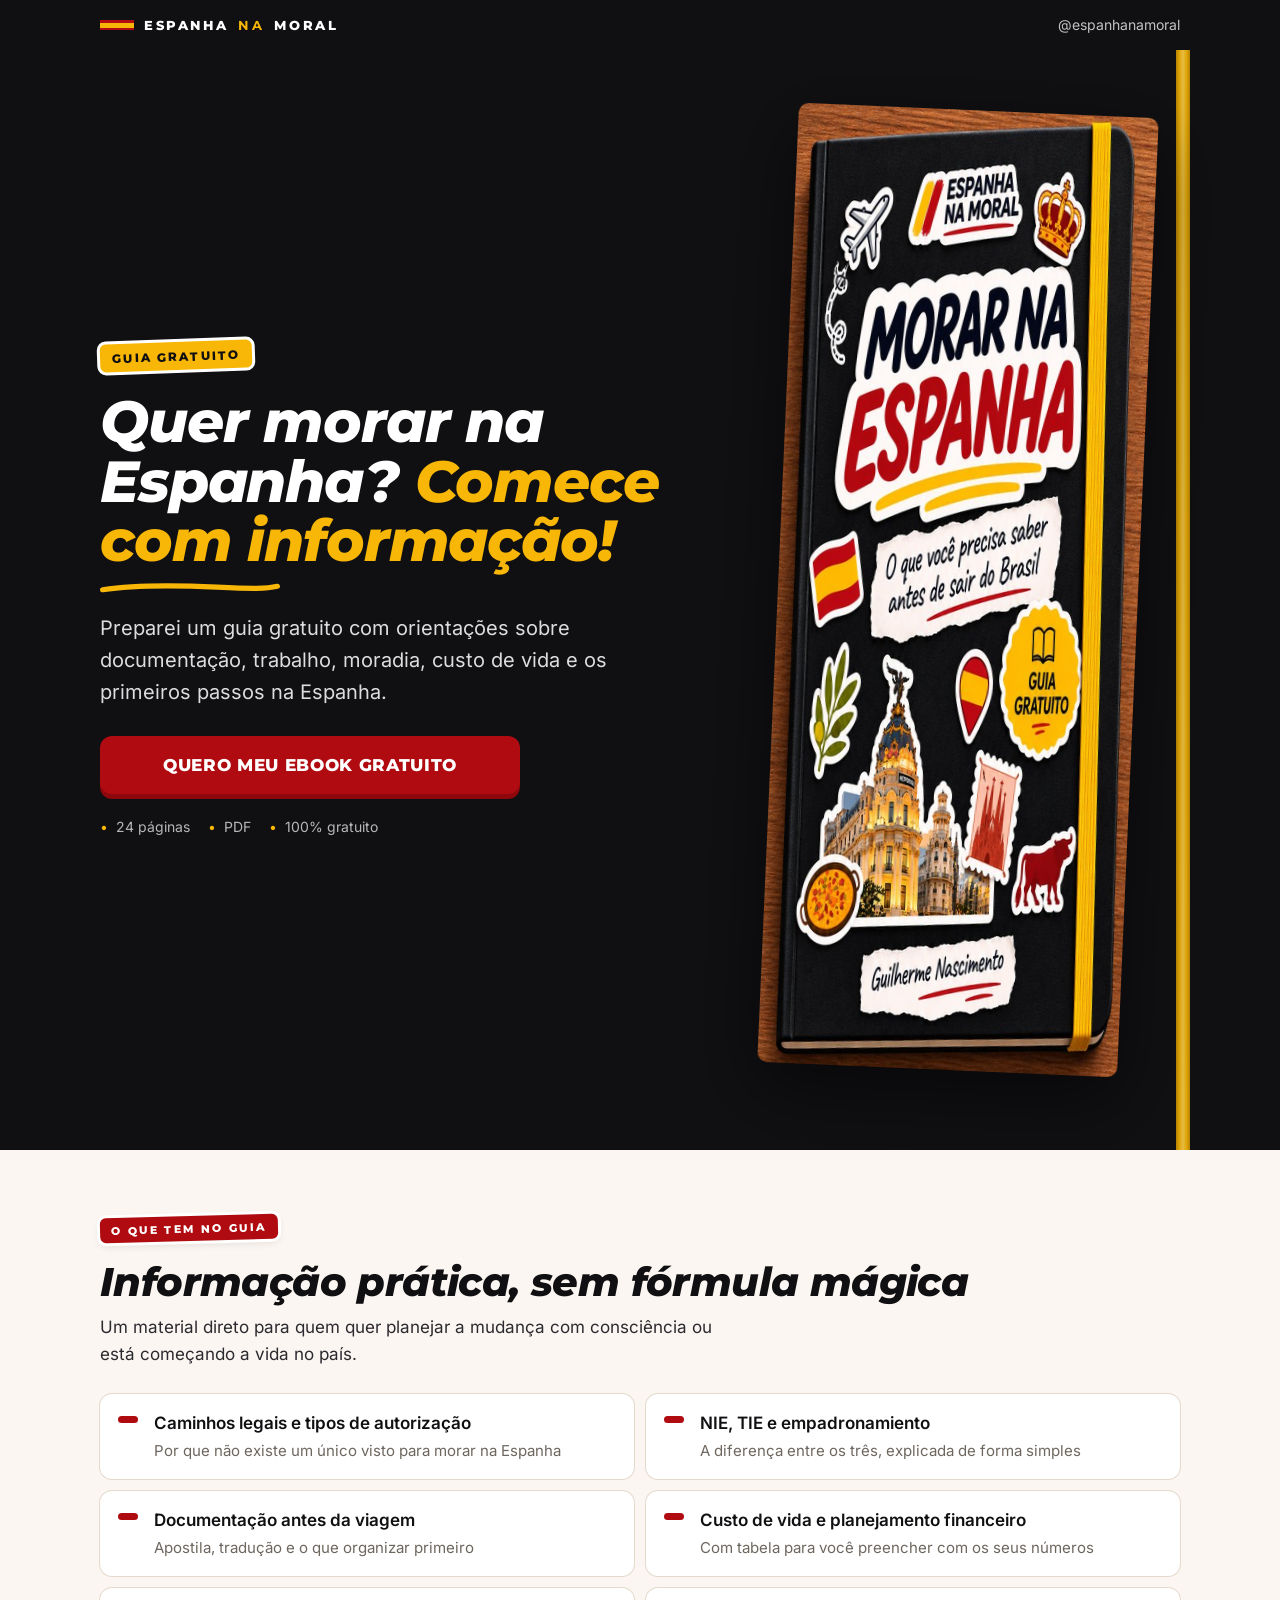
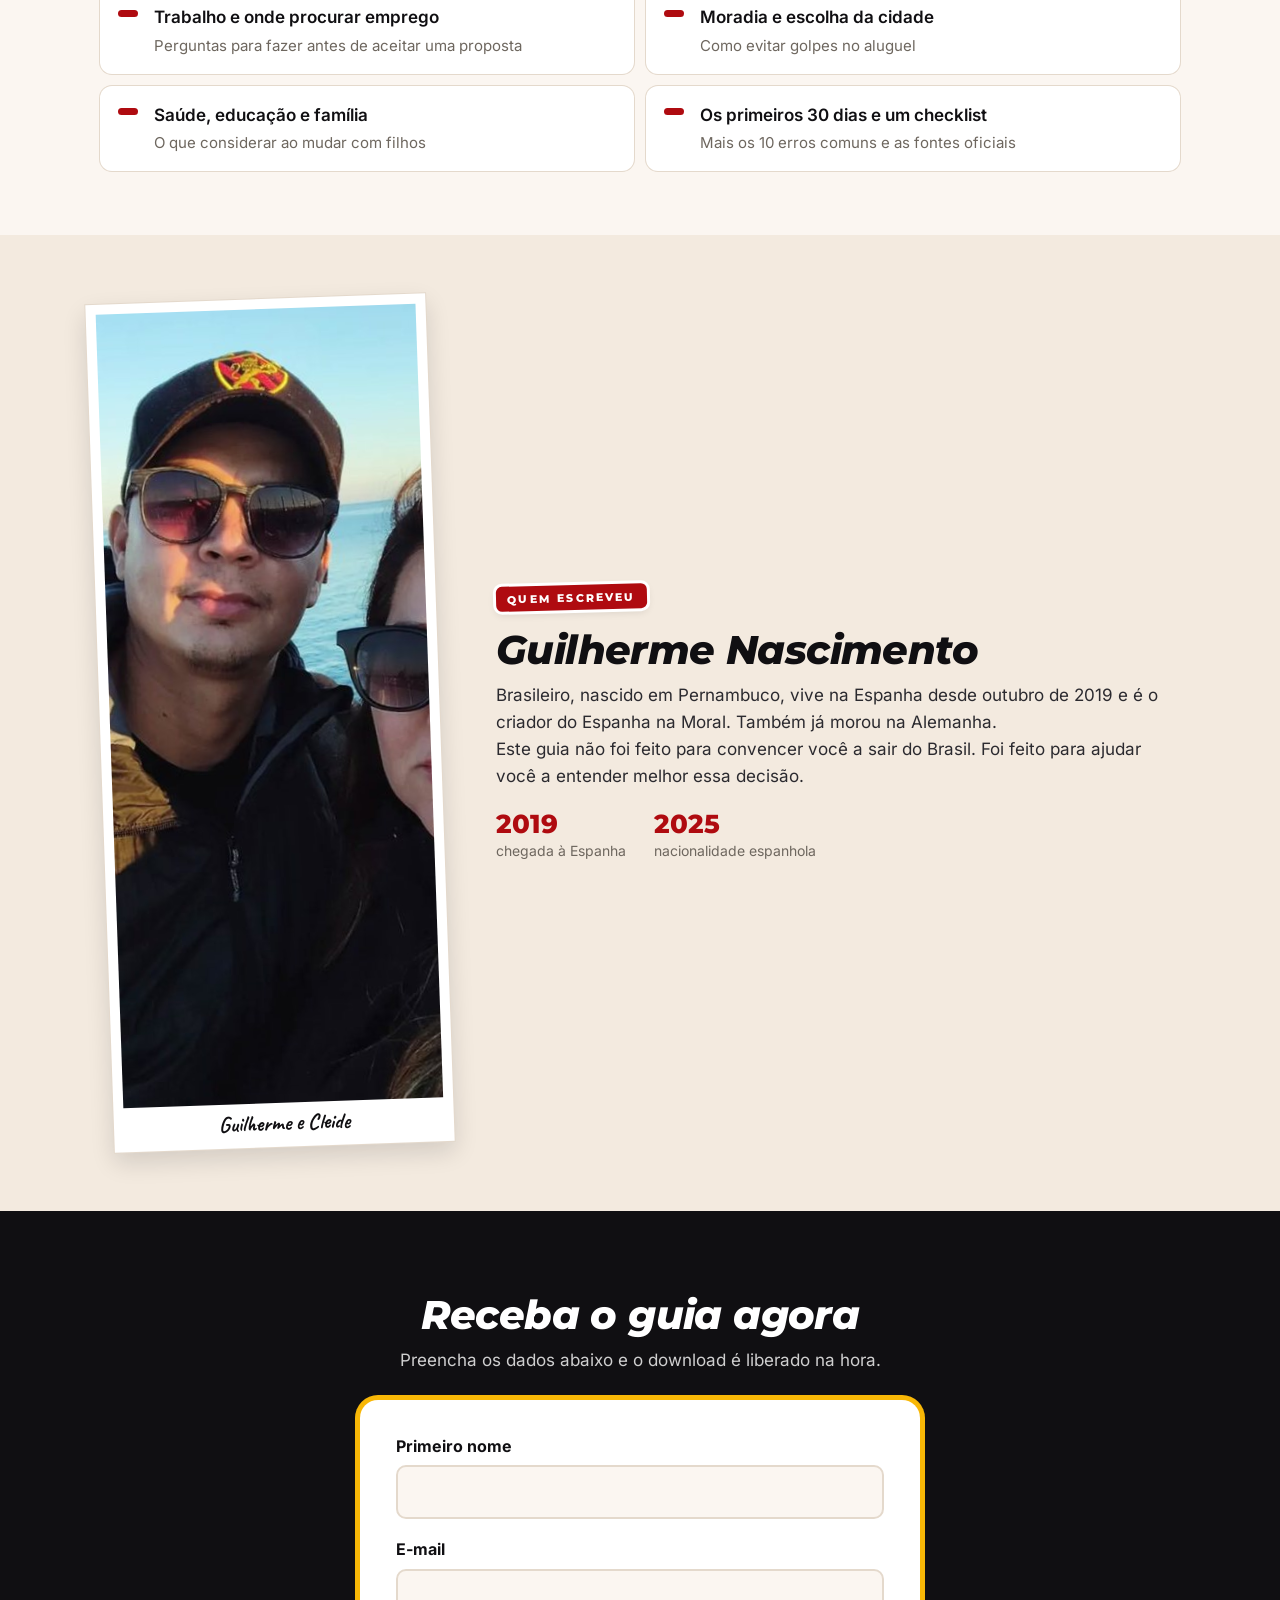
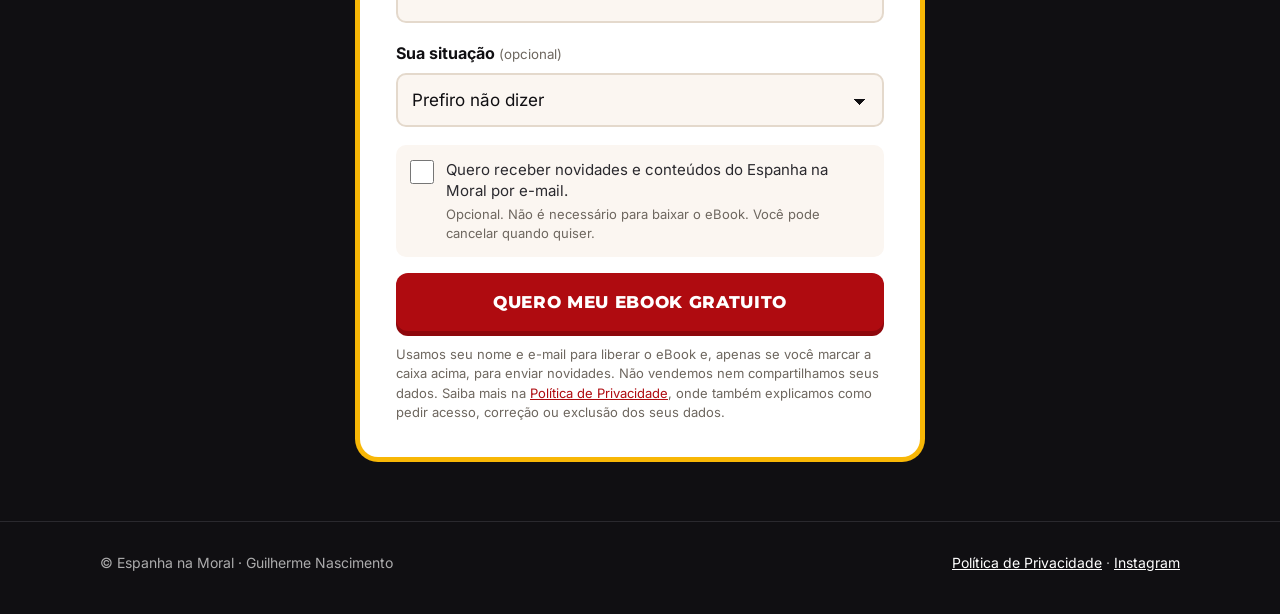
<file: index.html>
<!DOCTYPE html>
<html lang="pt-BR">
<head>
<meta charset="utf-8">
<meta name="viewport" content="width=device-width, initial-scale=1, viewport-fit=cover">
<title>Morar na Espanha — Guia gratuito · Espanha na Moral</title>
<meta name="description" content="Guia gratuito para brasileiros que querem morar na Espanha: documentação, trabalho, moradia, custo de vida e os primeiros passos.">
<meta name="theme-color" content="#100F12">
<meta property="og:title" content="Morar na Espanha — Guia gratuito">
<meta property="og:description" content="Documentação, trabalho, moradia, custo de vida e os primeiros passos na Espanha. Cadastre-se e baixe grátis.">
<meta property="og:image" content="assets/og-imagem.jpg">
<meta property="og:type" content="website">
<link rel="icon" href="data:image/svg+xml,%3Csvg xmlns='http://www.w3.org/2000/svg' viewBox='0 0 4 4'%3E%3Crect width='4' height='1' fill='%23AF0B10'/%3E%3Crect y='1' width='4' height='2' fill='%23F8B706'/%3E%3Crect y='3' width='4' height='1' fill='%23AF0B10'/%3E%3C/svg%3E">
<link rel="preload" href="assets/fonts/montserrat-latin-800-italic.woff2" as="font" type="font/woff2" crossorigin>
<link rel="stylesheet" href="assets/site.css">
<script src="config.js"></script>
</head>
<body>

<header class="topo">
  <div class="wrap">
    <a class="marca" href="#"><span class="faixa" aria-hidden="true"><i></i><i></i><i></i></span>Espanha <b>na</b> Moral</a>
    <a class="ig" href="https://www.instagram.com/espanhanamoral/" rel="noopener">@espanhanamoral</a>
  </div>
</header>

<main>
  <section class="hero">
    <div class="wrap">
      <div>
        <span class="selo">Guia gratuito</span>
        <h1>Quer morar na Espanha? <span>Comece com informação!</span></h1>
        <svg class="risco" viewBox="0 0 200 14" preserveAspectRatio="none" aria-hidden="true"><path d="M3 9 C 40 3, 90 4, 130 6 S 185 8, 197 5" stroke="#F8B706" stroke-width="6" fill="none" stroke-linecap="round"/></svg>
        <p class="sub">Preparei um guia gratuito com orientações sobre documentação, trabalho, moradia, custo de vida e os primeiros passos na Espanha.</p>
        <a class="btn" href="#cadastro">Quero meu eBook gratuito</a>
        <div class="meta-ebook"><span>24 páginas</span><span>PDF</span><span>100% gratuito</span></div>
      </div>
      <div class="capa-wrap"><img src="assets/capa-ebook.jpg" width="720" height="960" alt="Capa do eBook Morar na Espanha — O que você precisa saber antes de sair do Brasil, de Guilherme Nascimento"></div>
    </div>
  </section>

  <section class="bloco">
    <div class="wrap">
      <span class="rotulo">O que tem no guia</span>
      <h2>Informação prática, sem fórmula mágica</h2>
      <p style="max-width:640px">Um material direto para quem quer planejar a mudança com consciência ou está começando a vida no país.</p>
      <ul class="lista-temas">
        <li>Caminhos legais e tipos de autorização<small>Por que não existe um único visto para morar na Espanha</small></li>
        <li>NIE, TIE e empadronamiento<small>A diferença entre os três, explicada de forma simples</small></li>
        <li>Documentação antes da viagem<small>Apostila, tradução e o que organizar primeiro</small></li>
        <li>Custo de vida e planejamento financeiro<small>Com tabela para você preencher com os seus números</small></li>
        <li>Trabalho e onde procurar emprego<small>Perguntas para fazer antes de aceitar uma proposta</small></li>
        <li>Moradia e escolha da cidade<small>Como evitar golpes no aluguel</small></li>
        <li>Saúde, educação e família<small>O que considerar ao mudar com filhos</small></li>
        <li>Os primeiros 30 dias e um checklist<small>Mais os 10 erros comuns e as fontes oficiais</small></li>
      </ul>
    </div>
  </section>

  <section class="bloco autor">
    <div class="wrap">
      <figure class="polaroide"><img src="assets/guilherme-cleide.jpg" width="800" height="794" alt="Guilherme Nascimento e a esposa, Cleide, à beira do mar" loading="lazy"><figcaption>Guilherme e Cleide</figcaption></figure>
      <div>
        <span class="rotulo">Quem escreveu</span>
        <h2>Guilherme Nascimento</h2>
        <p>Brasileiro, nascido em Pernambuco, vive na Espanha desde outubro de 2019 e é o criador do Espanha na Moral. Também já morou na Alemanha.</p>
        <p>Este guia não foi feito para convencer você a sair do Brasil. Foi feito para ajudar você a entender melhor essa decisão.</p>
        <div class="fatos"><div><b>2019</b>chegada à Espanha</div><div><b>2025</b>nacionalidade espanhola</div></div>
      </div>
    </div>
  </section>

  <section class="bloco form-sec" id="cadastro">
    <div class="wrap">
      <h2>Receba o guia agora</h2>
      <p class="intro">Preencha os dados abaixo e o download é liberado na hora.</p>

      <div class="cartao">
        <form id="form" novalidate>
          <div class="alerta-form" id="alerta" role="alert"></div>

          <div class="campo" id="c-nome">
            <label for="nome">Primeiro nome</label>
            <input type="text" id="nome" name="nome" autocomplete="given-name" maxlength="60" required>
            <div class="msg-erro">Digite seu primeiro nome.</div>
          </div>
          <div class="campo" id="c-email">
            <label for="email">E-mail</label>
            <input type="email" id="email" name="email" autocomplete="email" inputmode="email" maxlength="254" required>
            <div class="msg-erro">Digite um e-mail válido.</div>
          </div>
          <div class="campo">
            <label for="situacao">Sua situação <small>(opcional)</small></label>
            <select id="situacao" name="situacao">
              <option value="">Prefiro não dizer</option>
              <option value="quero_morar">Quero morar na Espanha</option>
              <option value="ja_moro">Já moro na Espanha</option>
              <option value="pesquisando">Estou pesquisando</option>
            </select>
          </div>

          <!-- antispam: campo invisível para pessoas -->
          <div class="armadilha" aria-hidden="true"><label for="site">Não preencha</label><input type="text" id="site" name="site" tabindex="-1" autocomplete="off"></div>

          <label class="check" for="marketing">
            <input type="checkbox" id="marketing" name="marketing">
            <span><span id="texto-marketing">Quero receber novidades e conteúdos do Espanha na Moral por e-mail.</span><small>Opcional. Não é necessário para baixar o eBook. Você pode cancelar quando quiser.</small></span>
          </label>

          <button class="btn" type="submit" id="enviar">Quero meu eBook gratuito</button>

          <p class="aviso">Usamos seu nome e e-mail para liberar o eBook e, apenas se você marcar a caixa acima, para enviar novidades. Não vendemos nem compartilhamos seus dados. Saiba mais na <a href="privacidade.html">Política de Privacidade</a>, onde também explicamos como pedir acesso, correção ou exclusão dos seus dados.</p>
        </form>

        <div id="obrigado" aria-live="polite">
          <div class="mao" style="font-size:28px; color:var(--vermelho)">Obrigado, <span id="nome-ok">!</span></div>
          <div class="grande">Seu eBook está liberado</div>
          <p>Toque no botão para baixar o guia em PDF.</p>
          <button class="btn amarelo" type="button" id="baixar" style="margin-top:20px">Baixar meu eBook</button>
          <div class="progresso" id="progresso"><i></i></div>
          <div class="status-dl" id="status-dl"></div>
          <p class="alt-dl">Não começou? <a id="link-direto" href="#" target="_blank" rel="noopener">Abra o PDF aqui</a>.</p>
          <div class="proximo">Continue acompanhando no Instagram: <a href="https://www.instagram.com/espanhanamoral/" rel="noopener"><b>@espanhanamoral</b></a></div>
        </div>
      </div>
    </div>
  </section>
</main>

<footer>
  <div class="wrap">
    <span>© Espanha na Moral · Guilherme Nascimento</span>
    <span><a href="privacidade.html">Política de Privacidade</a> · <a href="https://www.instagram.com/espanhanamoral/" rel="noopener">Instagram</a></span>
  </div>
</footer>

<script src="assets/app.js"></script>
</body>
</html>
</file>
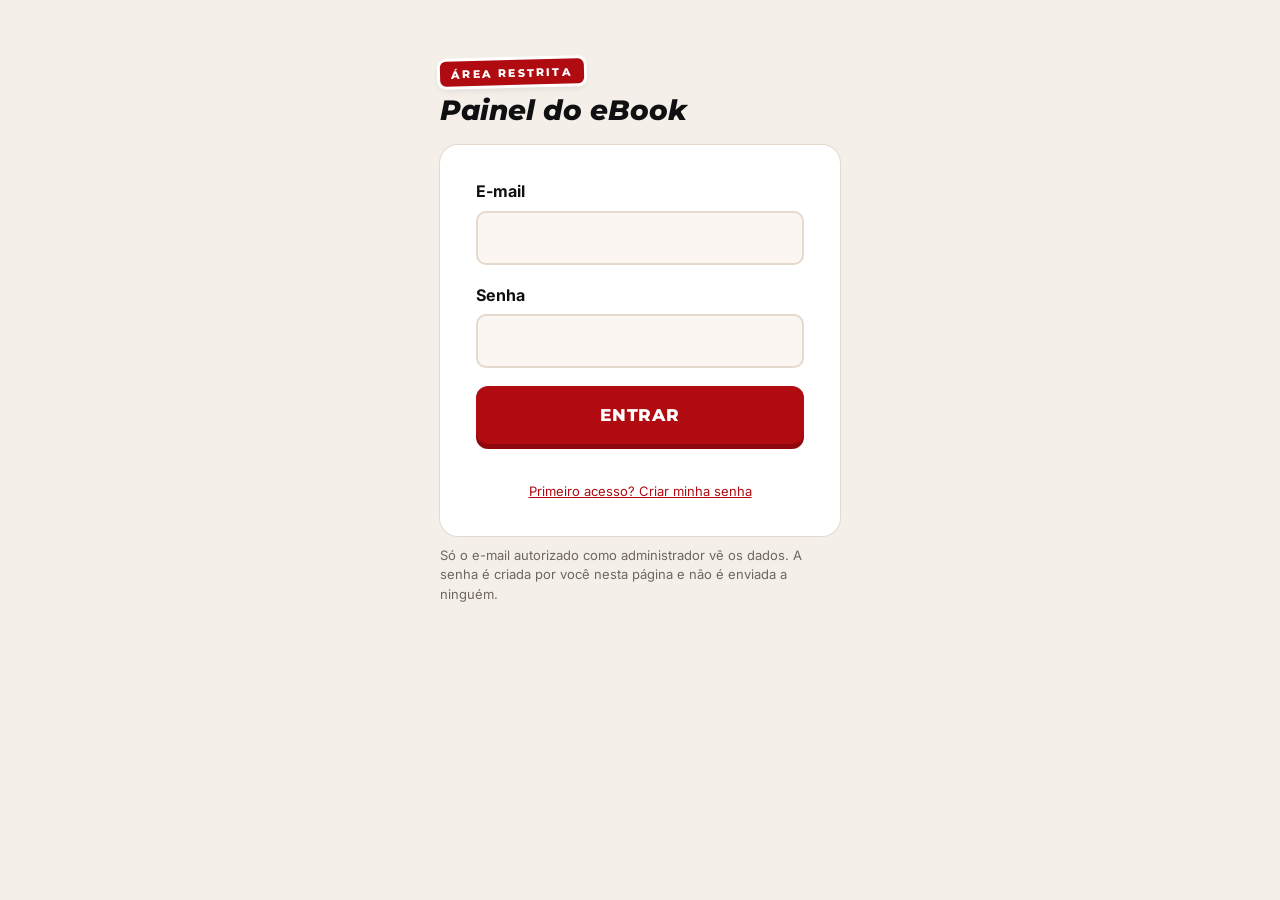
<file: admin.html>
<!DOCTYPE html>
<html lang="pt-BR">
<head>
<meta charset="utf-8">
<meta name="viewport" content="width=device-width, initial-scale=1">
<meta name="robots" content="noindex, nofollow">
<title>Painel — eBook Morar na Espanha</title>
<link rel="stylesheet" href="assets/site.css">
<style>
  body { background: #F4EFE9; font-size: 15px; }
  .pn { width: min(1200px, 100% - 28px); margin: 22px auto 60px; }
  .login { max-width: 400px; margin: 60px auto; }
  .login .cartao { margin-top: 18px; }
  h1.pt { font: 800 italic 28px var(--t); color: var(--preto); margin: 8px 0 4px; }
  .barra { display: flex; flex-wrap: wrap; gap: 10px; align-items: center; justify-content: space-between; margin: 10px 0 18px; }
  .seg { display: inline-flex; background: #fff; border-radius: 10px; box-shadow: 0 0 0 1px var(--borda); overflow: hidden; }
  .seg button { border: 0; background: none; padding: 10px 14px; font: 600 14px var(--f); cursor: pointer; color: var(--texto); }
  .seg button.on { background: var(--preto); color: #fff; }
  .kpis { display: grid; grid-template-columns: repeat(auto-fit, minmax(160px, 1fr)); gap: 12px; }
  .kpi { background: #fff; border-radius: 14px; padding: 16px; box-shadow: 0 0 0 1px var(--borda); }
  .kpi .n { font: 800 32px var(--t); color: var(--preto); line-height: 1.1; margin: 4px 0; }
  .kpi .l { font: 700 12px var(--f); letter-spacing: .08em; text-transform: uppercase; color: var(--cinza); }
  .kpi .d { font-size: 13px; color: var(--cinza); }
  .kpi.destaque { background: var(--preto); } .kpi.destaque .n { color: var(--amarelo); } .kpi.destaque .l, .kpi.destaque .d { color: rgba(255,255,255,.7); }
  .grade2 { display: grid; gap: 14px; margin-top: 14px; }
  @media (min-width: 900px) { .grade2 { grid-template-columns: 1.6fr 1fr; } }
  .painel { background: #fff; border-radius: 14px; padding: 18px; box-shadow: 0 0 0 1px var(--borda); }
  .painel h3 { font: 800 16px var(--t); color: var(--preto); margin-bottom: 12px; }
  .legenda { display: flex; gap: 14px; font-size: 13px; color: var(--cinza); margin-bottom: 8px; flex-wrap: wrap; }
  .legenda i { display: inline-block; width: 12px; height: 12px; border-radius: 3px; vertical-align: -1px; margin-right: 5px; }
  svg.graf { width: 100%; height: 220px; display: block; }
  table.t { width: 100%; border-collapse: collapse; font-size: 14px; }
  table.t th { text-align: left; font: 700 12px var(--f); letter-spacing: .06em; text-transform: uppercase; color: var(--cinza); padding: 8px 8px; border-bottom: 2px solid var(--borda); white-space: nowrap; }
  table.t td { padding: 10px 8px; border-bottom: 1px solid #EFE7DD; vertical-align: top; }
  .tag { display: inline-block; font-size: 12px; font-weight: 700; padding: 2px 8px; border-radius: 20px; }
  .tag.sim { background: #E4F3E8; color: var(--ok); } .tag.nao { background: #F1ECE6; color: var(--cinza); }
  .filtros { display: flex; flex-wrap: wrap; gap: 10px; align-items: center; margin-bottom: 12px; }
  .filtros input[type=search] { min-height: 42px; padding: 8px 12px; border: 2px solid var(--borda); border-radius: 10px; font: 15px var(--f); min-width: 220px; flex: 1; }
  .filtros label { display: flex; gap: 8px; align-items: center; font-weight: 600; cursor: pointer; }
  .filtros input[type=checkbox] { width: 20px; height: 20px; accent-color: var(--vermelho); }
  .bt { border: 0; border-radius: 9px; padding: 10px 14px; font: 700 14px var(--f); cursor: pointer; background: var(--preto); color: #fff; }
  .bt.claro { background: #fff; color: var(--preto); box-shadow: 0 0 0 1px var(--borda); }
  .bt.mini { padding: 5px 9px; font-size: 12px; }
  .bt.perigo { background: var(--vermelho); }
  .rolagem { overflow-x: auto; }
  .nota { font-size: 13px; color: var(--cinza); margin-top: 10px; line-height: 1.5; }
  .aviso-cfg { background: #FFF4D6; border-radius: 12px; padding: 14px 16px; margin: 14px 0; }
  .modal { position: fixed; inset: 0; background: rgba(16,15,18,.55); display: none; align-items: center; justify-content: center; padding: 20px; z-index: 20; }
  .modal.on { display: flex; }
  .modal .cx { background: #fff; border-radius: 14px; padding: 22px; max-width: 420px; }
  .modal .cx p { margin: 8px 0 16px; }
  #erro-login { color: var(--vermelho); font-size: 14px; margin-top: 10px; min-height: 18px; }
</style>
<script src="config.js"></script>
<script src="assets/supabase.js"></script>
</head>
<body>

<div id="tela-login" class="login" style="display:none">
  <span class="rotulo">Área restrita</span>
  <h1 class="pt">Painel do eBook</h1>
  <div class="cartao" style="box-shadow:0 0 0 1px var(--borda)">
    <form id="f-login">
      <div class="campo"><label for="l-email">E-mail</label><input type="email" id="l-email" autocomplete="username" required></div>
      <div class="campo"><label for="l-senha">Senha</label><input type="password" id="l-senha" autocomplete="current-password" required style="width:100%; min-height:54px; padding:12px 14px; font:17px var(--f); border:2px solid var(--borda); border-radius:10px; background:var(--creme)"></div>
      <button class="btn" type="submit" id="bt-login">Entrar</button>
      <div id="erro-login" role="alert"></div>
      <p class="nota" style="text-align:center"><a href="#" id="alternar">Primeiro acesso? Criar minha senha</a></p>
    </form>
  </div>
  <p class="nota">Só o e-mail autorizado como administrador vê os dados. A senha é criada por você nesta página e não é enviada a ninguém.</p>
</div>

<div id="tela-painel" class="pn" style="display:none">
  <div class="barra">
    <div><span class="rotulo">Espanha na Moral</span><h1 class="pt">Painel · eBook Morar na Espanha</h1></div>
    <div style="display:flex; gap:10px; align-items:center; flex-wrap:wrap">
      <div class="seg" id="periodo"><button data-d="7">7 dias</button><button data-d="30" class="on">30 dias</button><button data-d="0">Tudo</button></div>
      <button class="bt claro" id="atualizar">Atualizar</button>
      <button class="bt claro" id="sair">Sair</button>
    </div>
  </div>

  <div class="kpis">
    <div class="kpi"><div class="l">Visitas à página</div><div class="n" id="k-visitas">–</div><div class="d">Aberturas da página (anônimas)</div></div>
    <div class="kpi destaque"><div class="l">Cadastros</div><div class="n" id="k-cadastros">–</div><div class="d">Pessoas únicas (por e-mail)</div></div>
    <div class="kpi"><div class="l">Conversão</div><div class="n" id="k-conv">–</div><div class="d">Cadastros ÷ visitas</div></div>
    <div class="kpi"><div class="l">Clicaram em baixar</div><div class="n" id="k-cliques">–</div><div class="d">Pessoas que tocaram no botão</div></div>
    <div class="kpi"><div class="l">Downloads confirmados</div><div class="n" id="k-down">–</div><div class="d">Arquivo recebido por inteiro</div></div>
    <div class="kpi"><div class="l">Aceitaram novidades</div><div class="n" id="k-mk">–</div><div class="d" id="k-mk-p">Consentimento de marketing</div></div>
  </div>

  <div class="grade2">
    <div class="painel">
      <h3>Por dia</h3>
      <div class="legenda"><span><i style="background:var(--vermelho)"></i>Cadastros</span><span><i style="background:var(--amarelo)"></i>Visitas</span></div>
      <svg class="graf" id="grafico" role="img" aria-label="Cadastros e visitas por dia"></svg>
    </div>
    <div class="painel">
      <h3>Origem</h3>
      <div class="rolagem"><table class="t" id="t-origem"><thead><tr><th>Origem</th><th>Visitas</th><th>Cadastros</th></tr></thead><tbody></tbody></table></div>
      <p class="nota">Vem dos parâmetros <code>utm_source</code> do link ou do site de origem. O Instagram costuma não informar a origem, por isso use o link da bio com UTM.</p>
    </div>
  </div>

  <div class="painel" style="margin-top:14px">
    <h3>Contatos</h3>
    <div class="filtros">
      <input type="search" id="busca" placeholder="Buscar por nome ou e-mail">
      <label><input type="checkbox" id="so-mk"> Só quem autorizou receber novidades</label>
      <button class="bt" id="csv">Exportar CSV</button>
    </div>
    <div class="rolagem">
      <table class="t" id="t-contatos">
        <thead><tr><th>Data</th><th>Nome</th><th>E-mail</th><th>Situação</th><th>Origem</th><th>Novidades</th><th>Clicou</th><th>Baixou</th><th></th></tr></thead>
        <tbody></tbody>
      </table>
    </div>
    <p class="nota" id="contagem"></p>
    <p class="nota"><b>Como ler os números:</b> <b>cadastro</b> = a pessoa enviou o formulário. <b>Clicou</b> = tocou em “Baixar meu eBook”. <b>Baixou</b> = o navegador recebeu o arquivo completo. No navegador interno do Instagram, o PDF abre direto no leitor; nesse caso só o clique é registrado. Para usar e-mails em campanhas, exporte <b>apenas</b> quem autorizou novidades.</p>
  </div>
</div>

<div class="modal" id="modal"><div class="cx"><b id="m-tit"></b><p id="m-txt"></p><div style="display:flex; gap:10px; justify-content:flex-end"><button class="bt claro" id="m-nao">Cancelar</button><button class="bt perigo" id="m-sim">Confirmar</button></div></div></div>

<script src="assets/admin.js"></script>
</body>
</html>
</file>
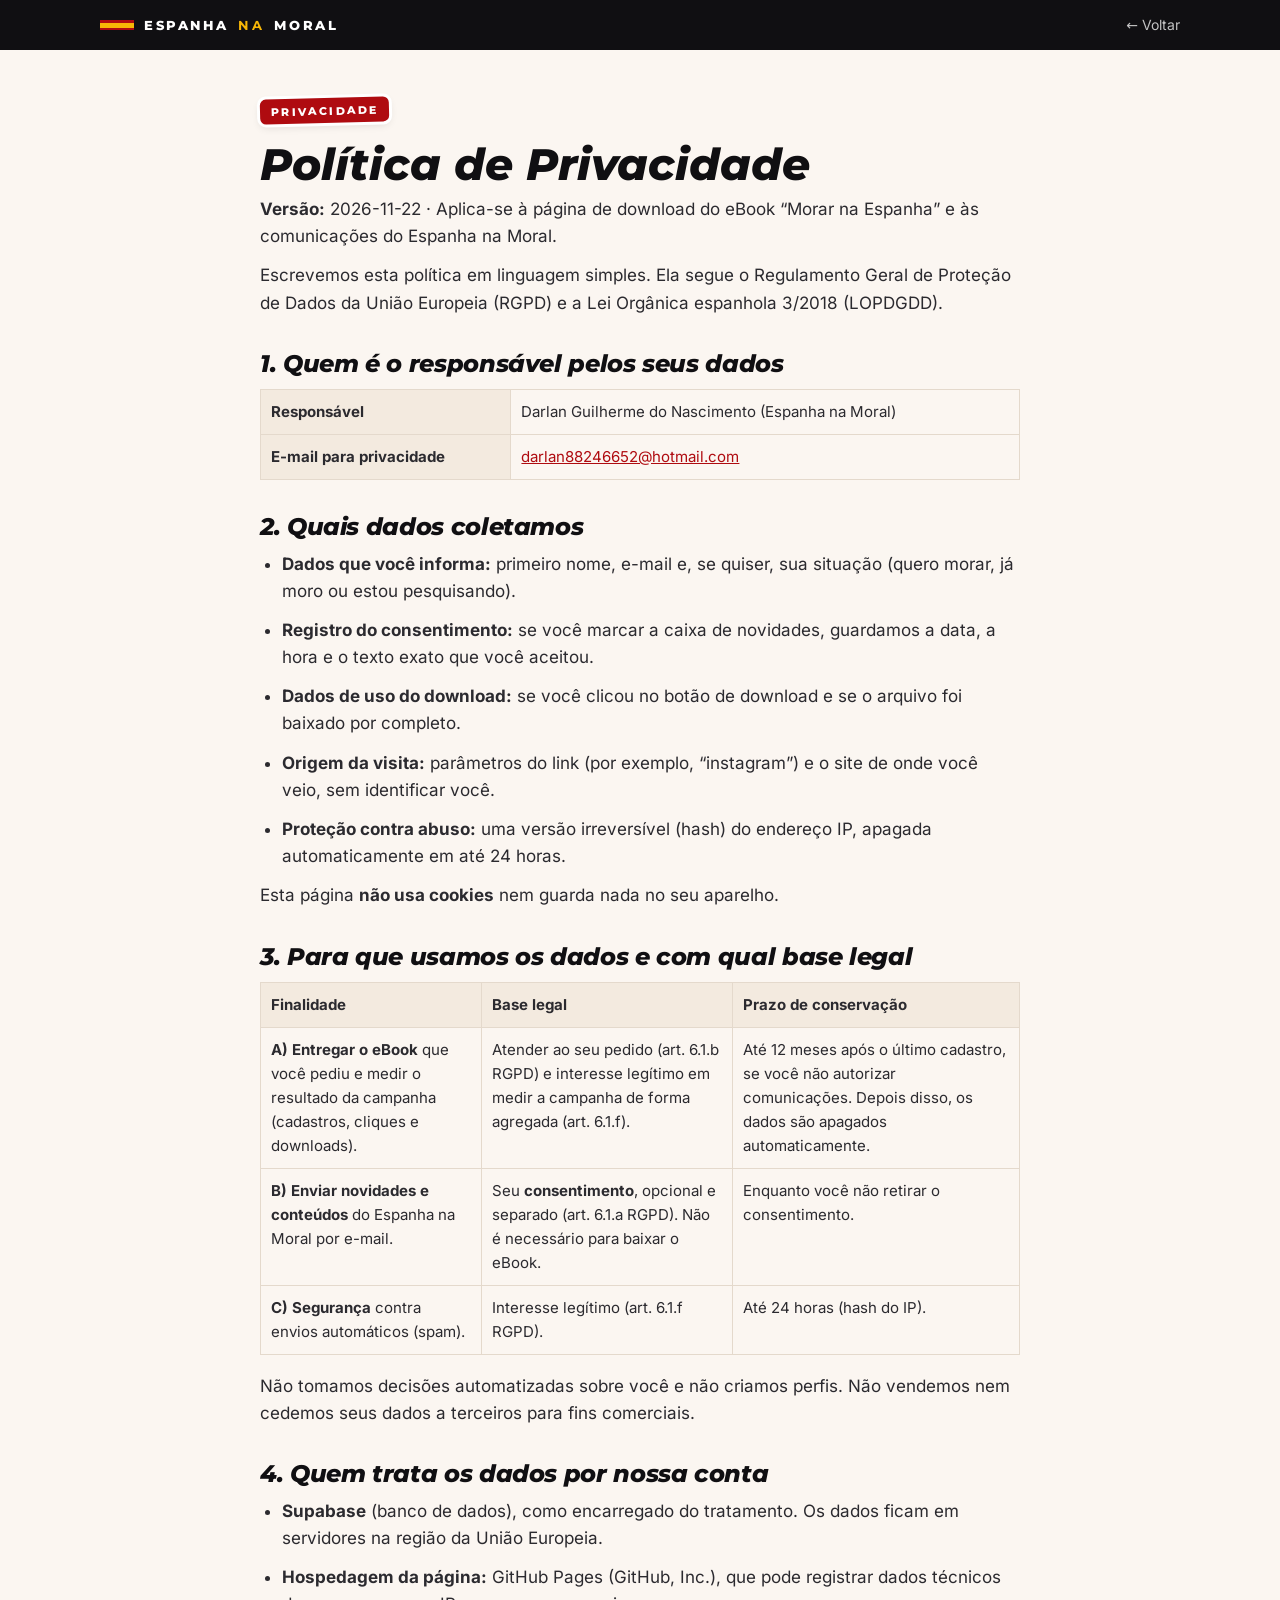
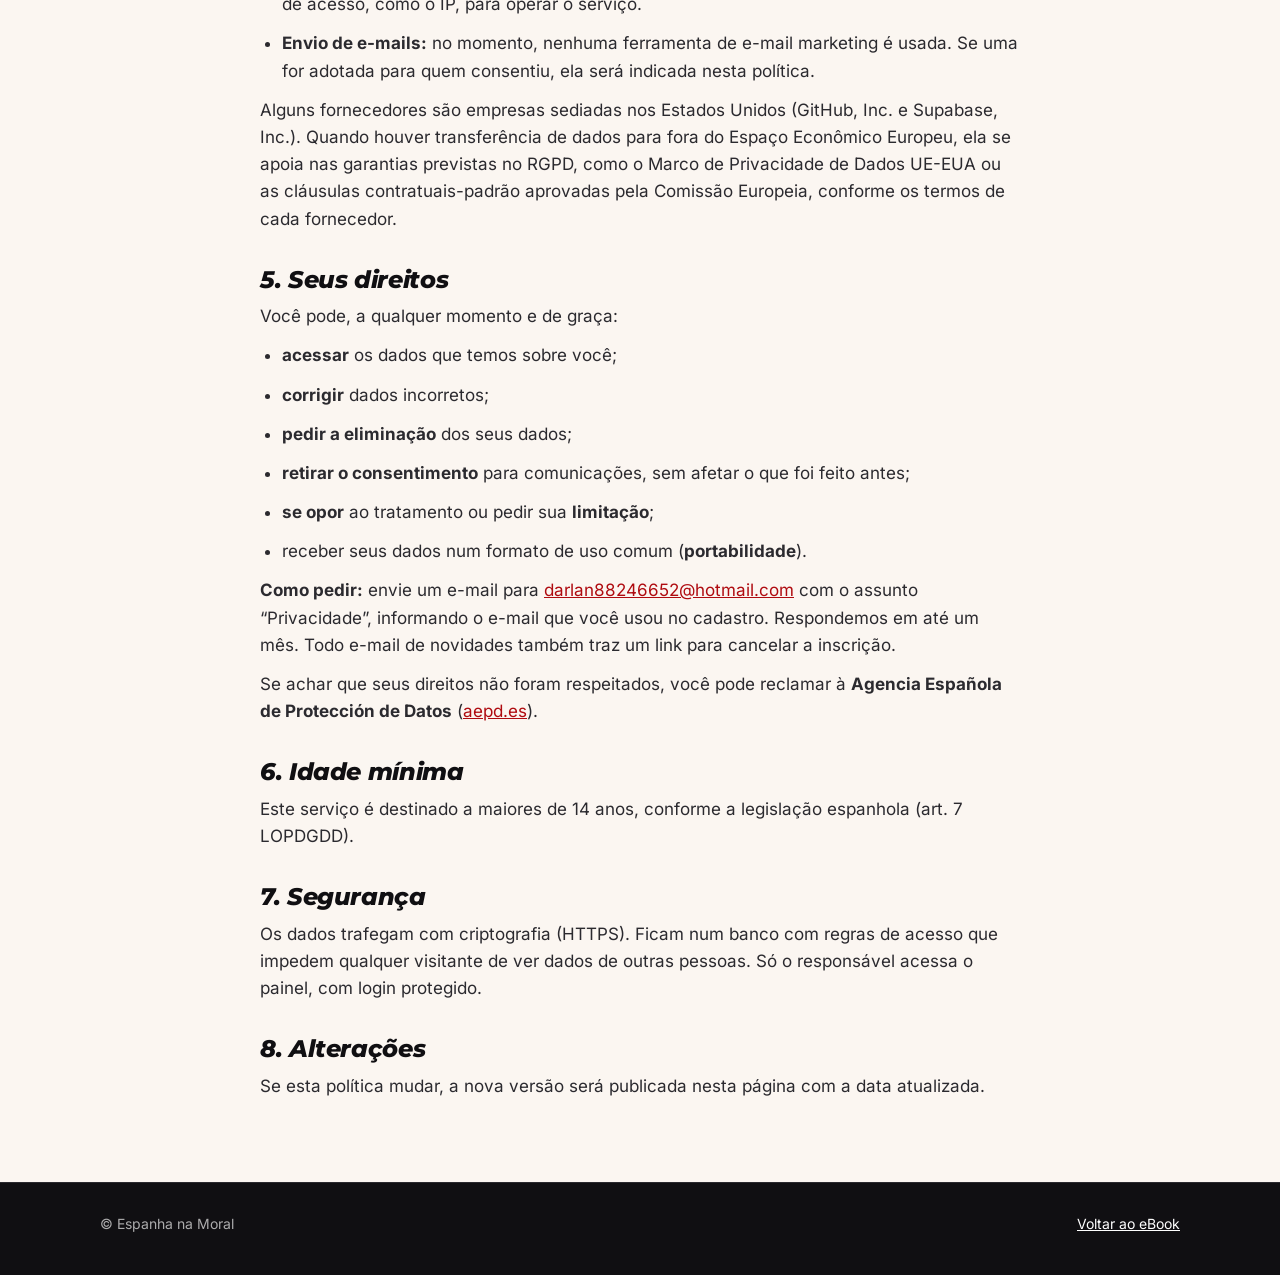
<file: privacidade.html>
<!DOCTYPE html>
<html lang="pt-BR">
<head>
<meta charset="utf-8">
<meta name="viewport" content="width=device-width, initial-scale=1">
<title>Política de Privacidade — Espanha na Moral</title>
<meta name="robots" content="noindex">
<link rel="stylesheet" href="assets/site.css">
</head>
<body>
<header class="topo"><div class="wrap"><a class="marca" href="index.html"><span class="faixa" aria-hidden="true"><i></i><i></i><i></i></span>Espanha <b>na</b> Moral</a><a class="ig" href="index.html">← Voltar</a></div></header>

<main class="wrap">
<article class="doc">
  <span class="rotulo">Privacidade</span>
  <h1>Política de Privacidade</h1>
  <p><strong>Versão:</strong> 2026-11-22 · Aplica-se à página de download do eBook “Morar na Espanha” e às comunicações do Espanha na Moral.</p>
  <p>Escrevemos esta política em linguagem simples. Ela segue o Regulamento Geral de Proteção de Dados da União Europeia (RGPD) e a Lei Orgânica espanhola 3/2018 (LOPDGDD).</p>

  <h2>1. Quem é o responsável pelos seus dados</h2>
  <table>
    <tr><th>Responsável</th><td>Darlan Guilherme do Nascimento (Espanha na Moral)</td></tr>
    
    
    <tr><th>E-mail para privacidade</th><td><a href="mailto:darlan88246652@hotmail.com">darlan88246652@hotmail.com</a></td></tr>
  </table>

  <h2>2. Quais dados coletamos</h2>
  <ul>
    <li><strong>Dados que você informa:</strong> primeiro nome, e-mail e, se quiser, sua situação (quero morar, já moro ou estou pesquisando).</li>
    <li><strong>Registro do consentimento:</strong> se você marcar a caixa de novidades, guardamos a data, a hora e o texto exato que você aceitou.</li>
    <li><strong>Dados de uso do download:</strong> se você clicou no botão de download e se o arquivo foi baixado por completo.</li>
    <li><strong>Origem da visita:</strong> parâmetros do link (por exemplo, “instagram”) e o site de onde você veio, sem identificar você.</li>
    <li><strong>Proteção contra abuso:</strong> uma versão irreversível (hash) do endereço IP, apagada automaticamente em até 24 horas.</li>
  </ul>
  <p>Esta página <strong>não usa cookies</strong> nem guarda nada no seu aparelho.</p>

  <h2>3. Para que usamos os dados e com qual base legal</h2>
  <table>
    <tr><th>Finalidade</th><th>Base legal</th><th>Prazo de conservação</th></tr>
    <tr><td><strong>A) Entregar o eBook</strong> que você pediu e medir o resultado da campanha (cadastros, cliques e downloads).</td><td>Atender ao seu pedido (art. 6.1.b RGPD) e interesse legítimo em medir a campanha de forma agregada (art. 6.1.f).</td><td>Até 12 meses após o último cadastro, se você não autorizar comunicações. Depois disso, os dados são apagados automaticamente.</td></tr>
    <tr><td><strong>B) Enviar novidades e conteúdos</strong> do Espanha na Moral por e-mail.</td><td>Seu <strong>consentimento</strong>, opcional e separado (art. 6.1.a RGPD). Não é necessário para baixar o eBook.</td><td>Enquanto você não retirar o consentimento.</td></tr>
    <tr><td><strong>C) Segurança</strong> contra envios automáticos (spam).</td><td>Interesse legítimo (art. 6.1.f RGPD).</td><td>Até 24 horas (hash do IP).</td></tr>
  </table>
  <p>Não tomamos decisões automatizadas sobre você e não criamos perfis. Não vendemos nem cedemos seus dados a terceiros para fins comerciais.</p>

  <h2>4. Quem trata os dados por nossa conta</h2>
  <ul>
    <li><strong>Supabase</strong> (banco de dados), como encarregado do tratamento. Os dados ficam em servidores na região da União Europeia.</li>
    <li><strong>Hospedagem da página:</strong> GitHub Pages (GitHub, Inc.), que pode registrar dados técnicos de acesso, como o IP, para operar o serviço.</li>
    <li><strong>Envio de e-mails:</strong> no momento, nenhuma ferramenta de e-mail marketing é usada. Se uma for adotada para quem consentiu, ela será indicada nesta política.</li>
  </ul>
  <p>Alguns fornecedores são empresas sediadas nos Estados Unidos (GitHub, Inc. e Supabase, Inc.). Quando houver transferência de dados para fora do Espaço Econômico Europeu, ela se apoia nas garantias previstas no RGPD, como o Marco de Privacidade de Dados UE-EUA ou as cláusulas contratuais-padrão aprovadas pela Comissão Europeia, conforme os termos de cada fornecedor.</p>

  <h2>5. Seus direitos</h2>
  <p>Você pode, a qualquer momento e de graça:</p>
  <ul>
    <li><strong>acessar</strong> os dados que temos sobre você;</li>
    <li><strong>corrigir</strong> dados incorretos;</li>
    <li><strong>pedir a eliminação</strong> dos seus dados;</li>
    <li><strong>retirar o consentimento</strong> para comunicações, sem afetar o que foi feito antes;</li>
    <li><strong>se opor</strong> ao tratamento ou pedir sua <strong>limitação</strong>;</li>
    <li>receber seus dados num formato de uso comum (<strong>portabilidade</strong>).</li>
  </ul>
  <p><strong>Como pedir:</strong> envie um e-mail para <a href="mailto:darlan88246652@hotmail.com">darlan88246652@hotmail.com</a> com o assunto “Privacidade”, informando o e-mail que você usou no cadastro. Respondemos em até um mês. Todo e-mail de novidades também traz um link para cancelar a inscrição.</p>
  <p>Se achar que seus direitos não foram respeitados, você pode reclamar à <strong>Agencia Española de Protección de Datos</strong> (<a href="https://www.aepd.es" rel="noopener">aepd.es</a>).</p>

  <h2>6. Idade mínima</h2>
  <p>Este serviço é destinado a maiores de 14 anos, conforme a legislação espanhola (art. 7 LOPDGDD).</p>

  <h2>7. Segurança</h2>
  <p>Os dados trafegam com criptografia (HTTPS). Ficam num banco com regras de acesso que impedem qualquer visitante de ver dados de outras pessoas. Só o responsável acessa o painel, com login protegido.</p>

  <h2>8. Alterações</h2>
  <p>Se esta política mudar, a nova versão será publicada nesta página com a data atualizada.</p>
</article>
</main>
<footer><div class="wrap"><span>© Espanha na Moral</span><a href="index.html">Voltar ao eBook</a></div></footer>
</body>
</html>
</file>
<file: assets/site.css>
/* Espanha na Moral — estilos do site do eBook (mesma paleta da capa) */
@font-face { font-family: "EM Montserrat"; src: url("fonts/montserrat-latin-800-italic.woff2") format("woff2"); font-weight: 800; font-style: italic; font-display: swap; }
@font-face { font-family: "EM Montserrat"; src: url("fonts/montserrat-latin-800-normal.woff2") format("woff2"); font-weight: 800; font-display: swap; }
@font-face { font-family: "EM Montserrat"; src: url("fonts/montserrat-latin-700-normal.woff2") format("woff2"); font-weight: 700; font-display: swap; }
@font-face { font-family: "EM Inter"; src: url("fonts/inter-latin-400-normal.woff2") format("woff2"); font-weight: 400; font-display: swap; }
@font-face { font-family: "EM Inter"; src: url("fonts/inter-latin-600-normal.woff2") format("woff2"); font-weight: 600; font-display: swap; }
@font-face { font-family: "EM Inter"; src: url("fonts/inter-latin-700-normal.woff2") format("woff2"); font-weight: 700; font-display: swap; }
@font-face { font-family: "EM Caveat"; src: url("fonts/caveat-latin-700-normal.woff2") format("woff2"); font-weight: 700; font-display: swap; }

:root {
  --preto: #100F12; --preto-2: #1C1B20; --creme: #FBF6F1; --papel: #F3EADF;
  --vermelho: #AF0B10; --vermelho-2: #8E070C; --amarelo: #F8B706; --madeira: #884B20;
  --texto: #2B2A2F; --cinza: #6E675F; --borda: #E4D9CC; --ok: #1F7A3A;
  --t: "EM Montserrat", "Arial Black", system-ui, sans-serif;
  --f: "EM Inter", system-ui, -apple-system, "Segoe UI", Roboto, sans-serif;
  --m: "EM Caveat", "Segoe Print", cursive;
}
* { box-sizing: border-box; margin: 0; padding: 0; }
html { -webkit-text-size-adjust: 100%; scroll-behavior: smooth; }
body { font: 400 17px/1.6 var(--f); color: var(--texto); background: var(--creme); }
img { max-width: 100%; display: block; }
a { color: var(--vermelho); }
:focus-visible { outline: 3px solid var(--amarelo); outline-offset: 2px; }
.sr { position: absolute !important; width: 1px; height: 1px; overflow: hidden; clip: rect(0 0 0 0); white-space: nowrap; }
.wrap { width: min(1080px, 100% - 40px); margin-inline: auto; }

/* faixa da bandeira */
.faixa { display: inline-flex; flex-direction: column; width: 34px; height: 10px; vertical-align: middle; }
.faixa i { flex: 1; background: var(--vermelho); } .faixa i:nth-child(2) { flex: 2; background: var(--amarelo); }

/* topo */
.topo { background: var(--preto); color: #fff; }
.topo .wrap { display: flex; align-items: center; justify-content: space-between; padding: 14px 0; }
.marca { font: 800 13px var(--t); letter-spacing: .2em; text-transform: uppercase; color: #fff; text-decoration: none; display: flex; gap: 10px; align-items: center; }
.marca b { color: var(--amarelo); }
.topo .ig { color: rgba(255,255,255,.75); font-size: 14px; text-decoration: none; }

/* hero */
.hero { background: var(--preto); color: #fff; position: relative; overflow: hidden; }
.hero::after { content: ""; position: absolute; top: 0; bottom: 0; right: 7%; width: 14px; background: linear-gradient(90deg,#C98F00,var(--amarelo) 25%,#FFD04A 50%,var(--amarelo) 75%,#C98F00); opacity: .9; }
.hero .wrap { display: grid; gap: 34px; padding: 34px 0 56px; position: relative; z-index: 1; }
.selo { display: inline-block; background: var(--amarelo); color: var(--preto); font: 800 12px var(--t); letter-spacing: .18em; text-transform: uppercase; padding: 7px 12px 6px; border-radius: 6px; transform: rotate(-2deg); box-shadow: 0 0 0 3px #fff; }
.hero h1 { font: 800 italic clamp(34px, 8.4vw, 58px)/1.02 var(--t); letter-spacing: -.02em; margin: 22px 0 18px; }
.hero h1 span { color: var(--amarelo); }
.risco { display: block; width: 180px; height: 12px; margin: -6px 0 18px; }
.hero p.sub { font-size: clamp(17px, 2.4vw, 20px); color: rgba(255,255,255,.86); max-width: 560px; }
.capa-wrap { justify-self: center; width: min(360px, 82%); transform: rotate(2.5deg); filter: drop-shadow(0 24px 36px rgba(0,0,0,.55)); }
.capa-wrap img { border-radius: 10px; }
.meta-ebook { display: flex; flex-wrap: wrap; gap: 8px 18px; margin-top: 22px; font-size: 14px; color: rgba(255,255,255,.7); }
.meta-ebook span::before { content: "•"; color: var(--amarelo); margin-right: 8px; }

.btn { display: inline-flex; align-items: center; justify-content: center; gap: 10px; min-height: 58px; padding: 16px 26px; border: 0; border-radius: 12px; cursor: pointer;
  font: 800 17px var(--t); letter-spacing: .04em; text-transform: uppercase; text-decoration: none; text-align: center;
  background: var(--vermelho); color: #fff; box-shadow: 0 5px 0 var(--vermelho-2); transition: transform .08s, box-shadow .08s; width: 100%; }
.btn:active { transform: translateY(3px); box-shadow: 0 2px 0 var(--vermelho-2); }
.btn.amarelo { background: var(--amarelo); color: var(--preto); box-shadow: 0 5px 0 #C98F00; }
.btn[disabled] { opacity: .65; cursor: wait; }
.hero .btn { margin-top: 28px; max-width: 420px; }

/* seções */
section.bloco { padding: 64px 0; }
.rotulo { display: inline-block; background: var(--vermelho); color: #fff; font: 800 11px var(--t); letter-spacing: .2em; text-transform: uppercase; padding: 6px 11px 5px; border-radius: 6px; transform: rotate(-1.5deg); box-shadow: 0 0 0 3px #fff, 0 3px 8px rgba(16,15,18,.12); }
h2 { font: 800 italic clamp(28px, 5.4vw, 40px)/1.1 var(--t); letter-spacing: -.015em; color: var(--preto); margin: 18px 0 10px; }
.mao { font-family: var(--m); font-weight: 700; }
.lista-temas { list-style: none; display: grid; gap: 12px; margin-top: 26px; }
.lista-temas li { background: #fff; border-radius: 12px; padding: 16px 18px 16px 54px; position: relative; box-shadow: 0 0 0 1px var(--borda); font-weight: 600; color: var(--preto); }
.lista-temas li small { display: block; font-weight: 400; color: var(--cinza); font-size: 15px; margin-top: 2px; }
.lista-temas li::before { content: ""; position: absolute; left: 18px; top: 22px; width: 20px; height: 7px; border-radius: 4px; background: var(--vermelho); }

/* autor */
.autor { background: var(--papel); }
.autor .wrap { display: grid; gap: 30px; align-items: center; }
.polaroide { background: #fff; padding: 10px 10px 4px; box-shadow: 0 0 0 1px var(--borda), 0 10px 24px rgba(16,15,18,.14); transform: rotate(-2deg); max-width: 340px; justify-self: center; }
.polaroide img { aspect-ratio: 1/1; object-fit: cover; }
.polaroide figcaption { text-align: center; font: 700 22px var(--m); padding: 6px 0; color: var(--preto); }
.fatos { display: flex; gap: 28px; margin-top: 18px; flex-wrap: wrap; }
.fatos div b { display: block; font: 800 26px var(--t); color: var(--vermelho); }
.fatos div { font-size: 14px; color: var(--cinza); }

/* formulário */
.form-sec { background: var(--preto); color: #fff; }
.cartao { background: #fff; color: var(--texto); border-radius: 18px; padding: 26px 20px; max-width: 560px; margin: 26px auto 0; box-shadow: 0 0 0 5px var(--amarelo); }
.form-sec h2 { color: #fff; text-align: center; }
.form-sec .intro { text-align: center; color: rgba(255,255,255,.8); max-width: 520px; margin: 0 auto; }
.campo { margin-bottom: 18px; }
.campo label { display: block; font-weight: 700; color: var(--preto); margin-bottom: 6px; font-size: 16px; }
.campo label small { font-weight: 400; color: var(--cinza); }
.campo input[type=text], .campo input[type=email], .campo select {
  width: 100%; min-height: 54px; padding: 12px 14px; font: 400 17px var(--f); color: var(--preto);
  border: 2px solid var(--borda); border-radius: 10px; background: var(--creme); appearance: none; }
.campo select { background-image: linear-gradient(45deg, transparent 50%, var(--preto) 50%), linear-gradient(135deg, var(--preto) 50%, transparent 50%); background-position: calc(100% - 22px) 24px, calc(100% - 16px) 24px; background-size: 6px 6px; background-repeat: no-repeat; }
.campo input:focus, .campo select:focus { border-color: var(--preto); outline: none; background: #fff; }
.campo.erro input { border-color: var(--vermelho); background: #FDF0EF; }
.msg-erro { color: var(--vermelho); font-size: 14px; margin-top: 6px; display: none; }
.campo.erro .msg-erro { display: block; }
.check { display: flex; gap: 12px; align-items: flex-start; padding: 14px; background: var(--creme); border-radius: 10px; cursor: pointer; margin-bottom: 16px; }
.check input { width: 24px; height: 24px; flex: 0 0 24px; accent-color: var(--vermelho); margin-top: 1px; }
.check span { font-size: 15px; line-height: 1.45; }
.check span small { display: block; color: var(--cinza); font-size: 13px; margin-top: 3px; }
.aviso { font-size: 13px; line-height: 1.5; color: var(--cinza); margin-top: 14px; }
.armadilha { position: absolute; left: -9999px; width: 1px; height: 1px; overflow: hidden; }
.alerta-form { display: none; background: #FDF0EF; color: var(--vermelho); border-radius: 10px; padding: 12px 14px; font-size: 15px; margin-bottom: 14px; }
.alerta-form.on { display: block; }

/* agradecimento */
#obrigado { display: none; text-align: center; }
#obrigado.on { display: block; }
#obrigado .grande { font: 800 italic 30px/1.15 var(--t); color: var(--preto); margin: 8px 0 10px; }
#obrigado p { color: var(--texto); }
.progresso { height: 8px; background: var(--papel); border-radius: 6px; overflow: hidden; margin: 16px 0 6px; display: none; }
.progresso.on { display: block; }
.progresso i { display: block; height: 100%; width: 0; background: var(--amarelo); transition: width .15s; }
.status-dl { font-size: 14px; color: var(--cinza); min-height: 20px; }
.status-dl.ok { color: var(--ok); font-weight: 600; }
.alt-dl { font-size: 14px; margin-top: 12px; }
.proximo { margin-top: 22px; padding-top: 18px; border-top: 1px solid var(--borda); font-size: 15px; }

/* rodapé */
footer { background: var(--preto); color: rgba(255,255,255,.65); font-size: 14px; padding: 30px 0 40px; border-top: 1px solid #2a292e; }
footer .wrap { display: flex; flex-wrap: wrap; gap: 10px 22px; justify-content: space-between; }
footer a { color: #fff; }

@media (min-width: 860px) {
  .hero .wrap { grid-template-columns: 1.15fr .85fr; align-items: center; padding: 60px 0 80px; }
  .lista-temas { grid-template-columns: 1fr 1fr; }
  .autor .wrap { grid-template-columns: 340px 1fr; gap: 56px; }
  .cartao { padding: 34px 36px; }
}

/* páginas de texto (privacidade) */
.doc { max-width: 760px; margin: 0 auto; padding: 46px 0 70px; }
.doc h1 { font: 800 italic clamp(30px, 6vw, 44px)/1.1 var(--t); color: var(--preto); margin: 16px 0 8px; }
.doc h2 { font-size: 24px; margin-top: 34px; }
.doc p, .doc li { margin-bottom: 12px; }
.doc ul { padding-left: 22px; }
.doc table { width: 100%; border-collapse: collapse; margin: 12px 0 18px; font-size: 15px; }
.doc td, .doc th { border: 1px solid var(--borda); padding: 10px; text-align: left; vertical-align: top; }
.doc th { background: var(--papel); }
.preencher { background: #FFE58A; padding: 0 4px; border-radius: 3px; font-weight: 700; color: var(--preto); }

/* ajustes de celular */
@media (max-width: 520px) {
  .topo .ig { display: none; }
  .marca { font-size: 12px; letter-spacing: .16em; }
  .hero::after { right: 6px; width: 7px; }
}
@media (min-width: 521px) and (max-width: 859px) { .hero::after { right: 10px; width: 10px; } }
</file>
